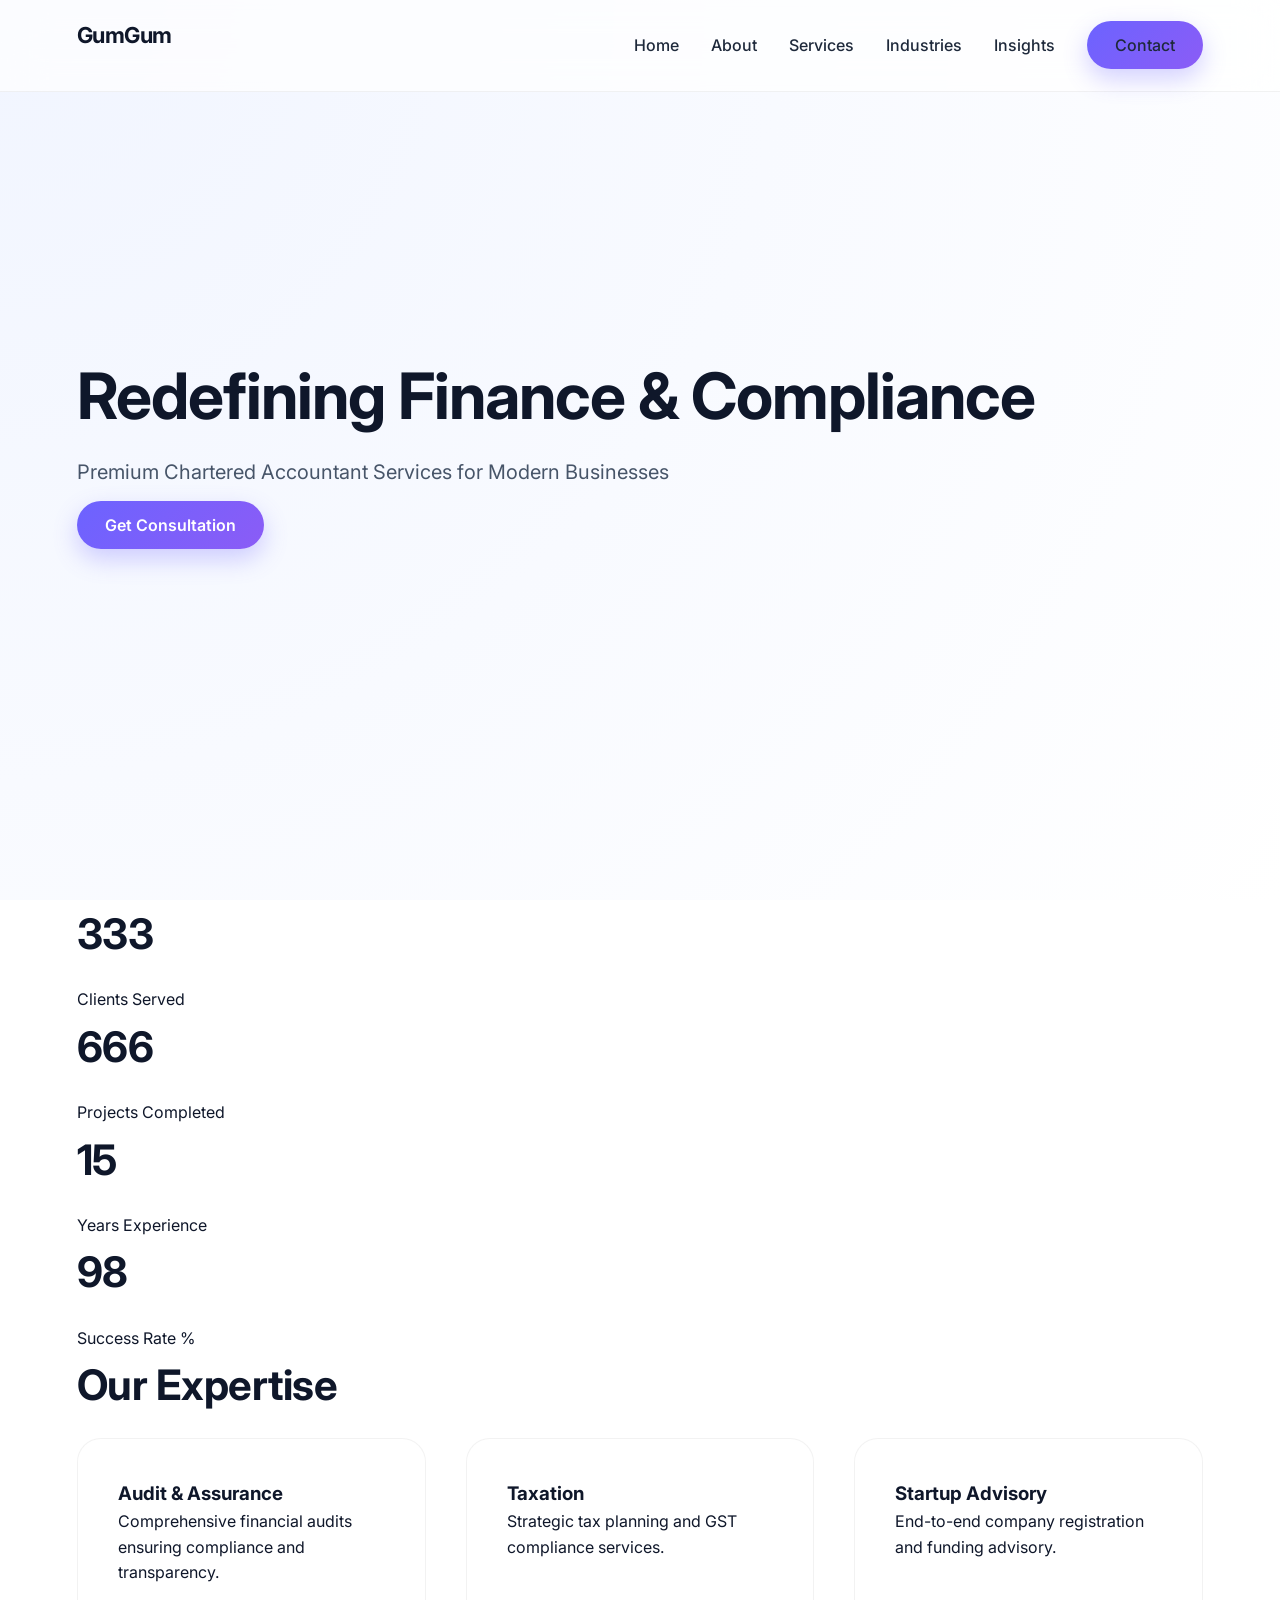
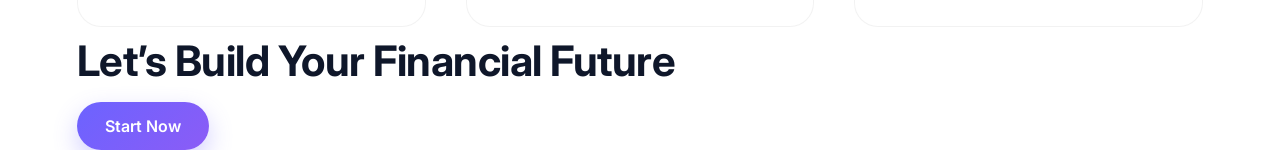
<file: index.html>
<!DOCTYPE html>
<html lang="en">
<head>
<meta charset="UTF-8">
<meta name="viewport" content="width=device-width, initial-scale=1.0">
<title>GumGum Associates | Chartered Accountants</title>

<link rel="stylesheet" href="css/style.css">
<link href="https://fonts.googleapis.com/css2?family=Inter:wght@300;400;600;700&display=swap" rel="stylesheet">

</head>

<body>

<!-- NAVBAR -->
<header class="navbar">
  <div class="container nav-flex">
    <h2 class="logo">GumGum</h2>
    <nav>
      <a href="index.html">Home</a>
      <a href="about.html">About</a>
      <a href="services.html">Services</a>
      <a href="industries.html">Industries</a>
      <a href="insights.html">Insights</a>
      <a href="contact.html" class="btn-primary">Contact</a>
    </nav>
  </div>
</header>

<!-- HERO -->
<section class="hero">
  <div class="container">
    <h1 class="fade-up">Redefining Finance & Compliance</h1>
    <p class="fade-up delay">Premium Chartered Accountant Services for Modern Businesses</p>
    <a href="contact.html" class="btn-primary fade-up delay2">Get Consultation</a>
  </div>
</section>

<!-- STATS -->
<section class="stats">
  <div class="container grid-4">
    <div class="stat">
      <h2 class="counter" data-target="500">0</h2>
      <p>Clients Served</p>
    </div>
    <div class="stat">
      <h2 class="counter" data-target="1200">0</h2>
      <p>Projects Completed</p>
    </div>
    <div class="stat">
      <h2 class="counter" data-target="15">0</h2>
      <p>Years Experience</p>
    </div>
    <div class="stat">
      <h2 class="counter" data-target="98">0</h2>
      <p>Success Rate %</p>
    </div>
  </div>
</section>

<!-- SERVICES -->
<section class="services">
  <div class="container">
    <h2>Our Expertise</h2>

    <div class="grid-3">

      <div class="card tilt">
        <h3>Audit & Assurance</h3>
        <p>Comprehensive financial audits ensuring compliance and transparency.</p>
      </div>

      <div class="card tilt">
        <h3>Taxation</h3>
        <p>Strategic tax planning and GST compliance services.</p>
      </div>

      <div class="card tilt">
        <h3>Startup Advisory</h3>
        <p>End-to-end company registration and funding advisory.</p>
      </div>

    </div>
  </div>
</section>

<!-- CTA -->
<section class="cta">
  <div class="container">
    <h2>Let’s Build Your Financial Future</h2>
    <a href="contact.html" class="btn-primary">Start Now</a>
  </div>
</section>

<script src="js/main.js"></script>

</body>
</html>
</file>
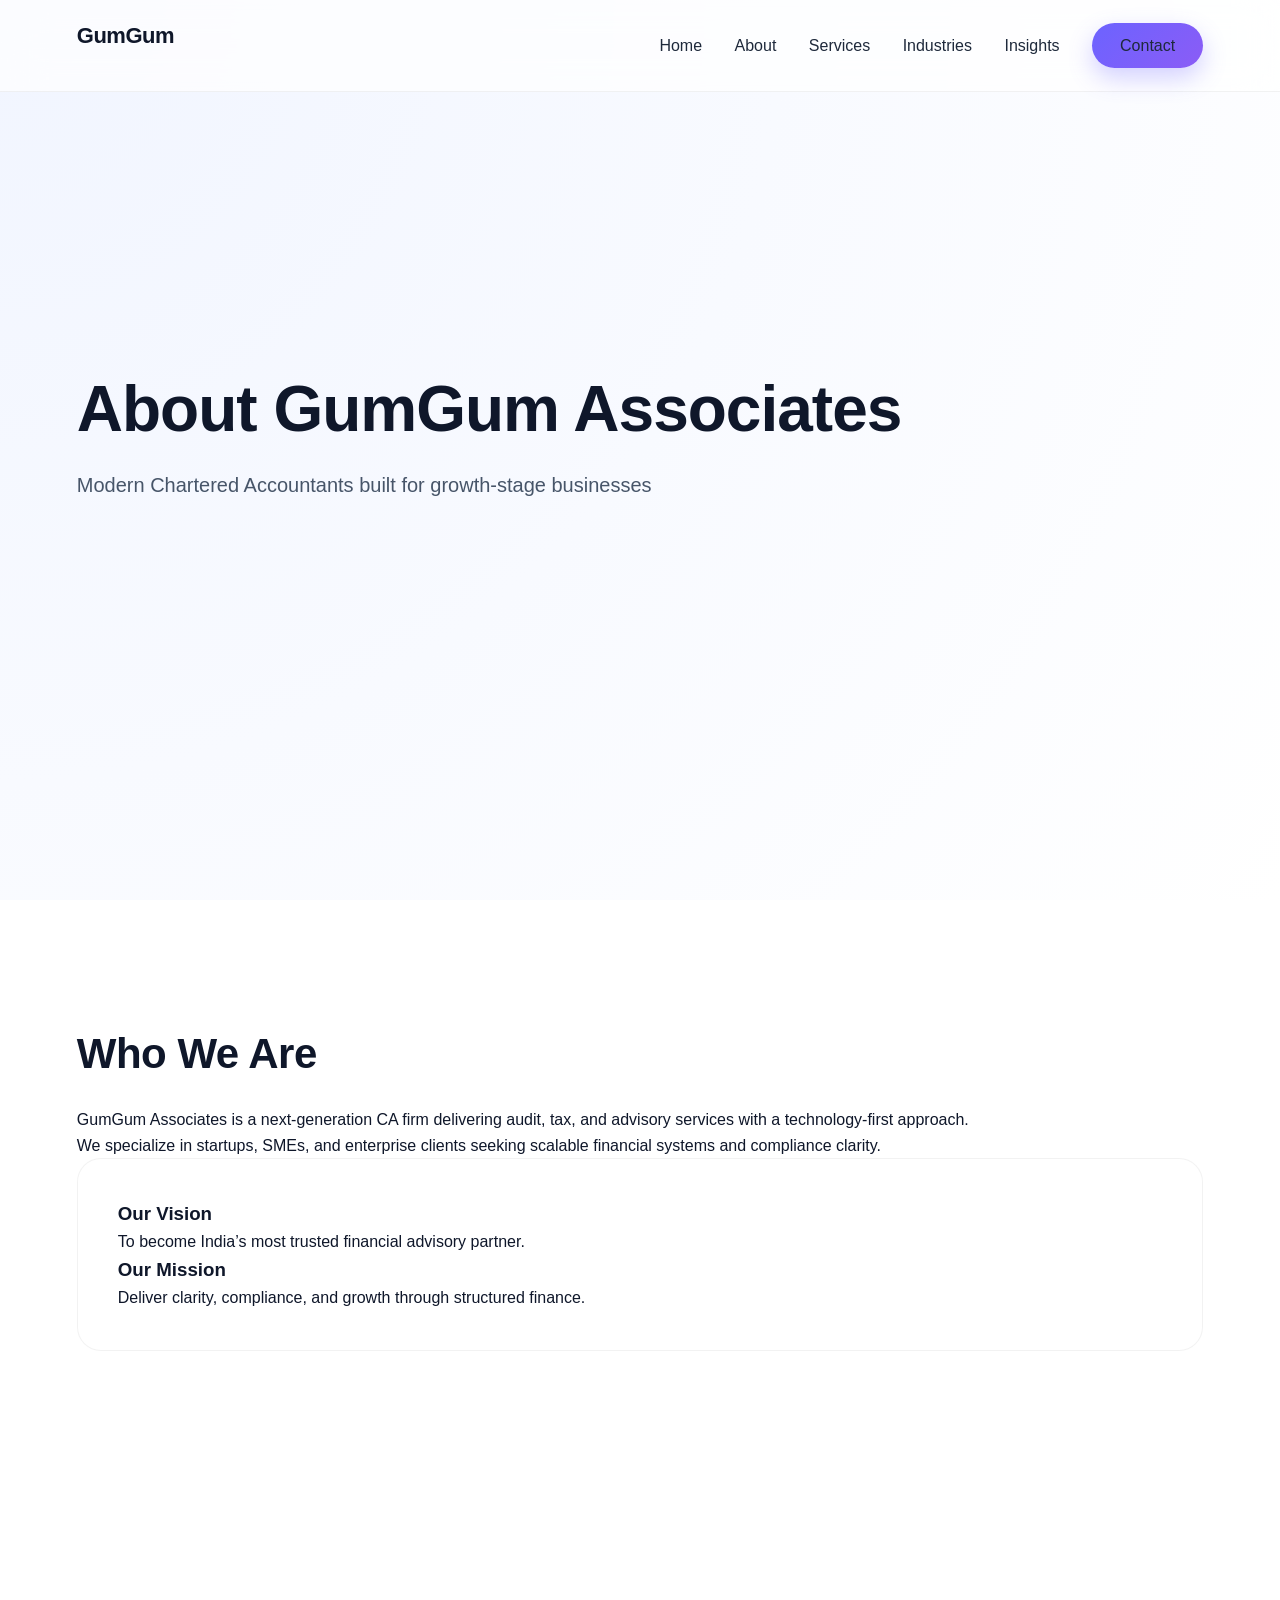
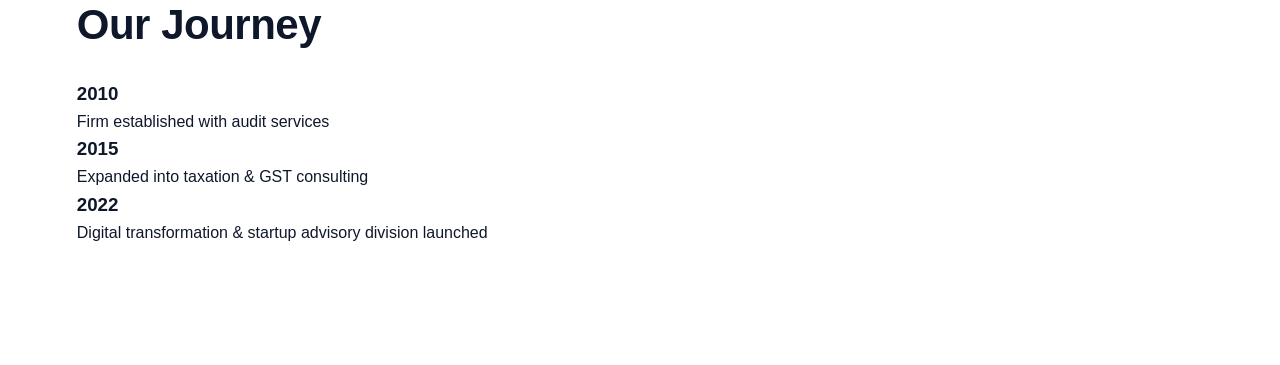
<file: about.html>
<!DOCTYPE html>
<html lang="en">
<head>
<meta charset="UTF-8">
<meta name="viewport" content="width=device-width, initial-scale=1.0">
<title>About | GumGum Associates</title>
<link rel="stylesheet" href="css/style.css">
</head>

<body>

<header class="navbar">
  <div class="container nav-flex">
    <h2 class="logo">GumGum</h2>
    <nav>
      <a href="index.html">Home</a>
      <a href="about.html">About</a>
      <a href="services.html">Services</a>
      <a href="industries.html">Industries</a>
      <a href="insights.html">Insights</a>
      <a href="contact.html" class="btn-primary">Contact</a>
    </nav>
  </div>
</header>

<section class="hero small">
  <div class="container">
    <h1>About GumGum Associates</h1>
    <p>Modern Chartered Accountants built for growth-stage businesses</p>
  </div>
</section>

<section class="section">
  <div class="container grid-2">

    <div>
      <h2>Who We Are</h2>
      <p>
        GumGum Associates is a next-generation CA firm delivering audit, tax,
        and advisory services with a technology-first approach.
      </p>

      <p>
        We specialize in startups, SMEs, and enterprise clients seeking
        scalable financial systems and compliance clarity.
      </p>
    </div>

    <div class="card">
      <h3>Our Vision</h3>
      <p>To become India’s most trusted financial advisory partner.</p>

      <h3>Our Mission</h3>
      <p>Deliver clarity, compliance, and growth through structured finance.</p>
    </div>

  </div>
</section>

<section class="section grey">
  <div class="container">
    <h2>Our Journey</h2>

    <div class="timeline">

      <div class="timeline-item">
        <h3>2010</h3>
        <p>Firm established with audit services</p>
      </div>

      <div class="timeline-item">
        <h3>2015</h3>
        <p>Expanded into taxation & GST consulting</p>
      </div>

      <div class="timeline-item">
        <h3>2022</h3>
        <p>Digital transformation & startup advisory division launched</p>
      </div>

    </div>
  </div>
</section>

</body>
</html>
</file>
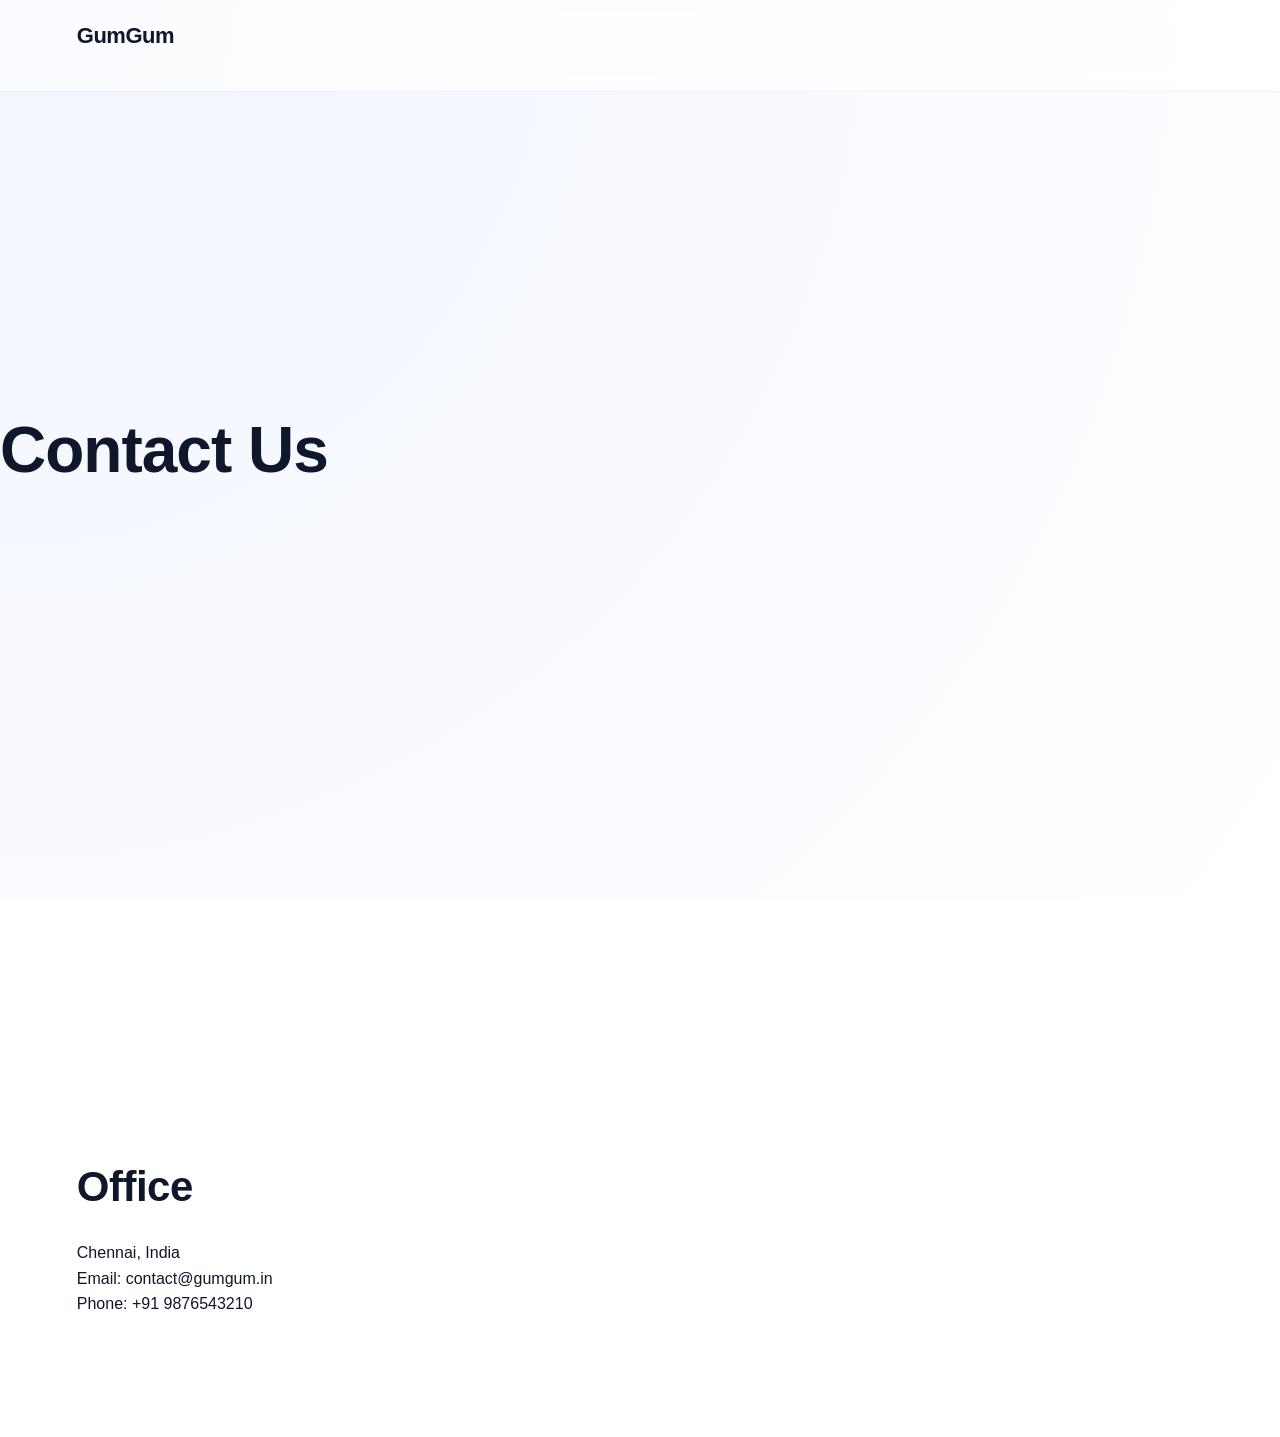
<file: contact.html>
<!DOCTYPE html>
<html lang="en">
<head>
<meta charset="UTF-8">
<title>Contact | GumGum Associates</title>
<link rel="stylesheet" href="css/style.css">
</head>

<body>

<header class="navbar">
  <div class="container nav-flex">
    <h2 class="logo">GumGum</h2>
  </div>
</header>

<section class="hero small">
  <h1>Contact Us</h1>
</section>

<section class="section">
  <div class="container grid-2">

    <form class="card">

      <input type="text" placeholder="Name" required>
      <input type="email" placeholder="Email" required>
      <input type="text" placeholder="Phone">

      <textarea placeholder="Your Requirement"></textarea>

      <button class="btn-primary">Submit</button>

    </form>

    <div>
      <h2>Office</h2>
      <p>Chennai, India</p>
      <p>Email: contact@gumgum.in</p>
      <p>Phone: +91 9876543210</p>
    </div>

  </div>
</section>

</body>
</html>
</file>
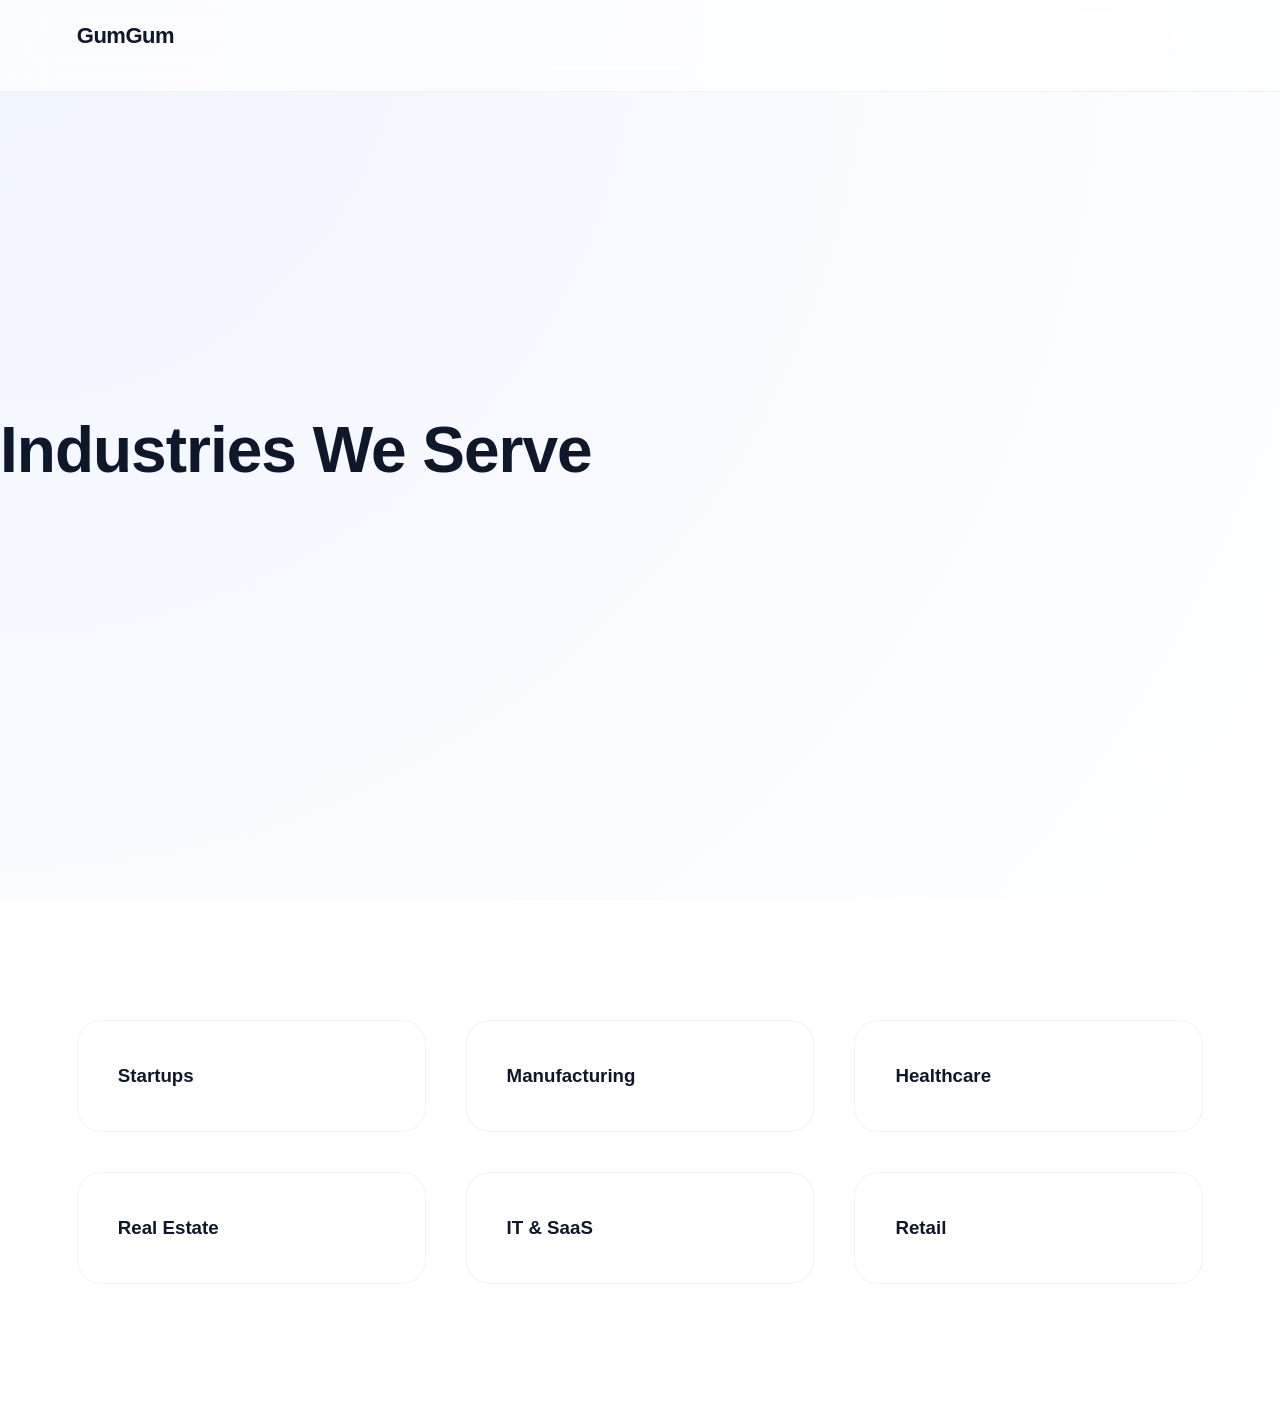
<file: industries.html>
<!DOCTYPE html>
<html lang="en">
<head>
<meta charset="UTF-8">
<title>Industries | GumGum Associates</title>
<link rel="stylesheet" href="css/style.css">
</head>

<body>

<header class="navbar">
  <div class="container nav-flex">
    <h2 class="logo">GumGum</h2>
  </div>
</header>

<section class="hero small">
  <h1>Industries We Serve</h1>
</section>

<section class="section">
  <div class="container grid-3">

    <div class="card"><h3>Startups</h3></div>
    <div class="card"><h3>Manufacturing</h3></div>
    <div class="card"><h3>Healthcare</h3></div>
    <div class="card"><h3>Real Estate</h3></div>
    <div class="card"><h3>IT & SaaS</h3></div>
    <div class="card"><h3>Retail</h3></div>

  </div>
</section>

</body>
</html>
</file>
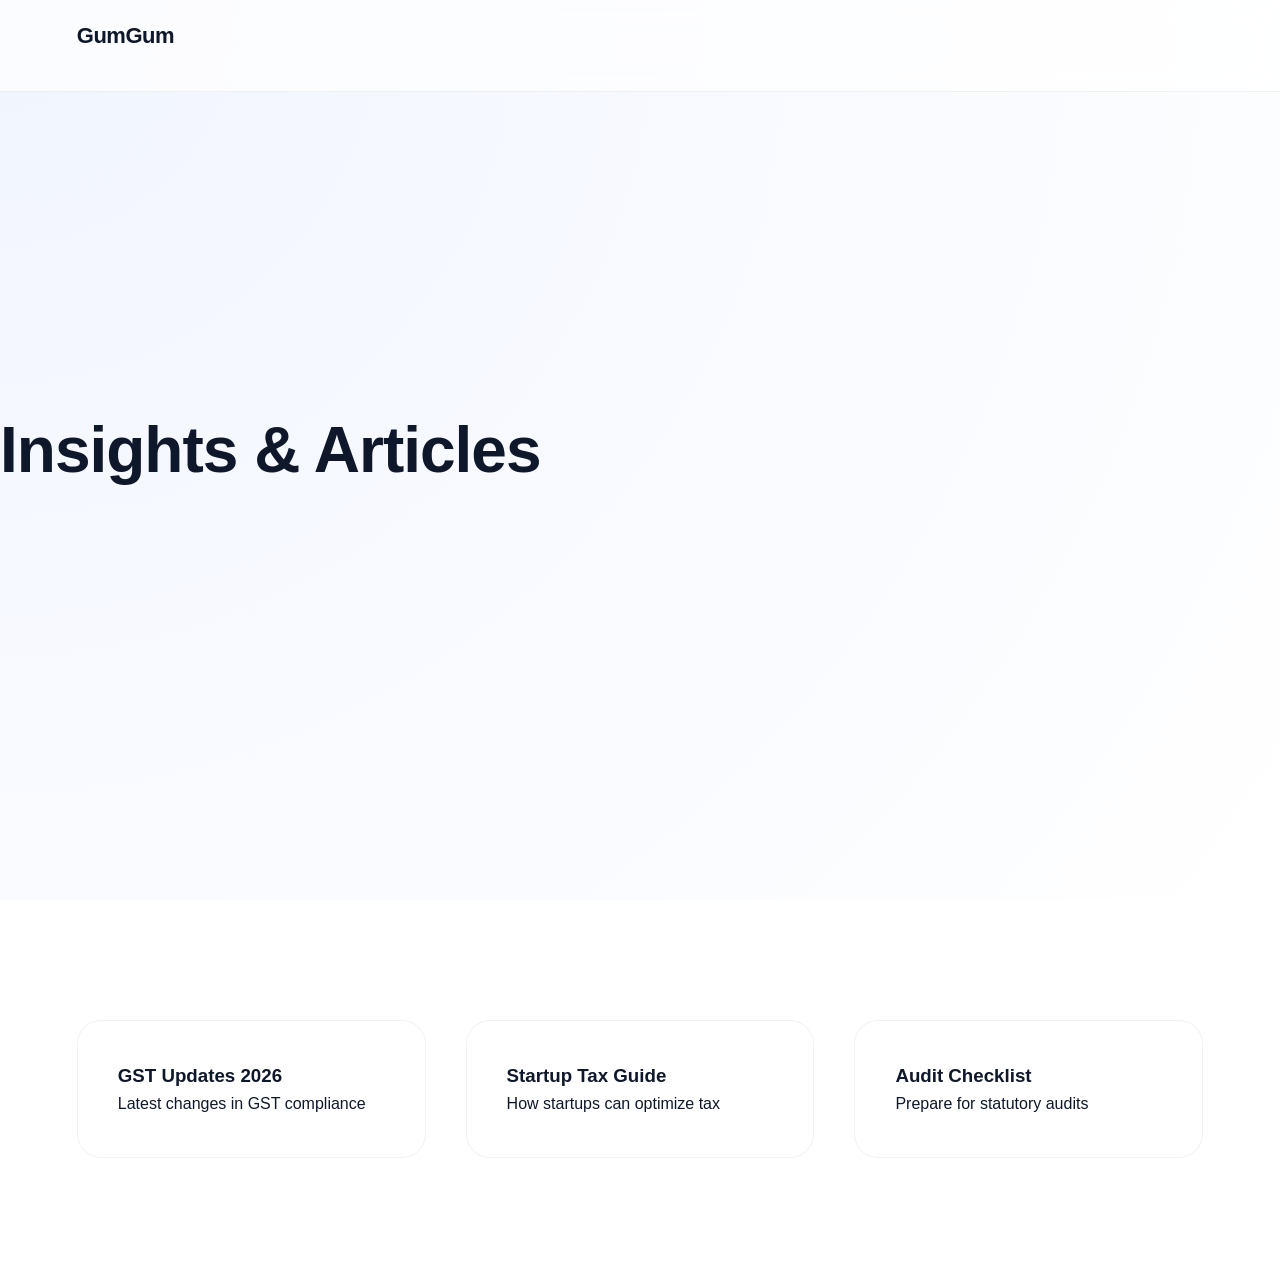
<file: insights.html>
<!DOCTYPE html>
<html lang="en">
<head>
<meta charset="UTF-8">
<title>Insights | GumGum Associates</title>
<link rel="stylesheet" href="css/style.css">
</head>

<body>

<header class="navbar">
  <div class="container nav-flex">
    <h2 class="logo">GumGum</h2>
  </div>
</header>

<section class="hero small">
  <h1>Insights & Articles</h1>
</section>

<section class="section">
  <div class="container grid-3">

    <div class="card">
      <h3>GST Updates 2026</h3>
      <p>Latest changes in GST compliance</p>
    </div>

    <div class="card">
      <h3>Startup Tax Guide</h3>
      <p>How startups can optimize tax</p>
    </div>

    <div class="card">
      <h3>Audit Checklist</h3>
      <p>Prepare for statutory audits</p>
    </div>

  </div>
</section>

</body>
</html>
</file>
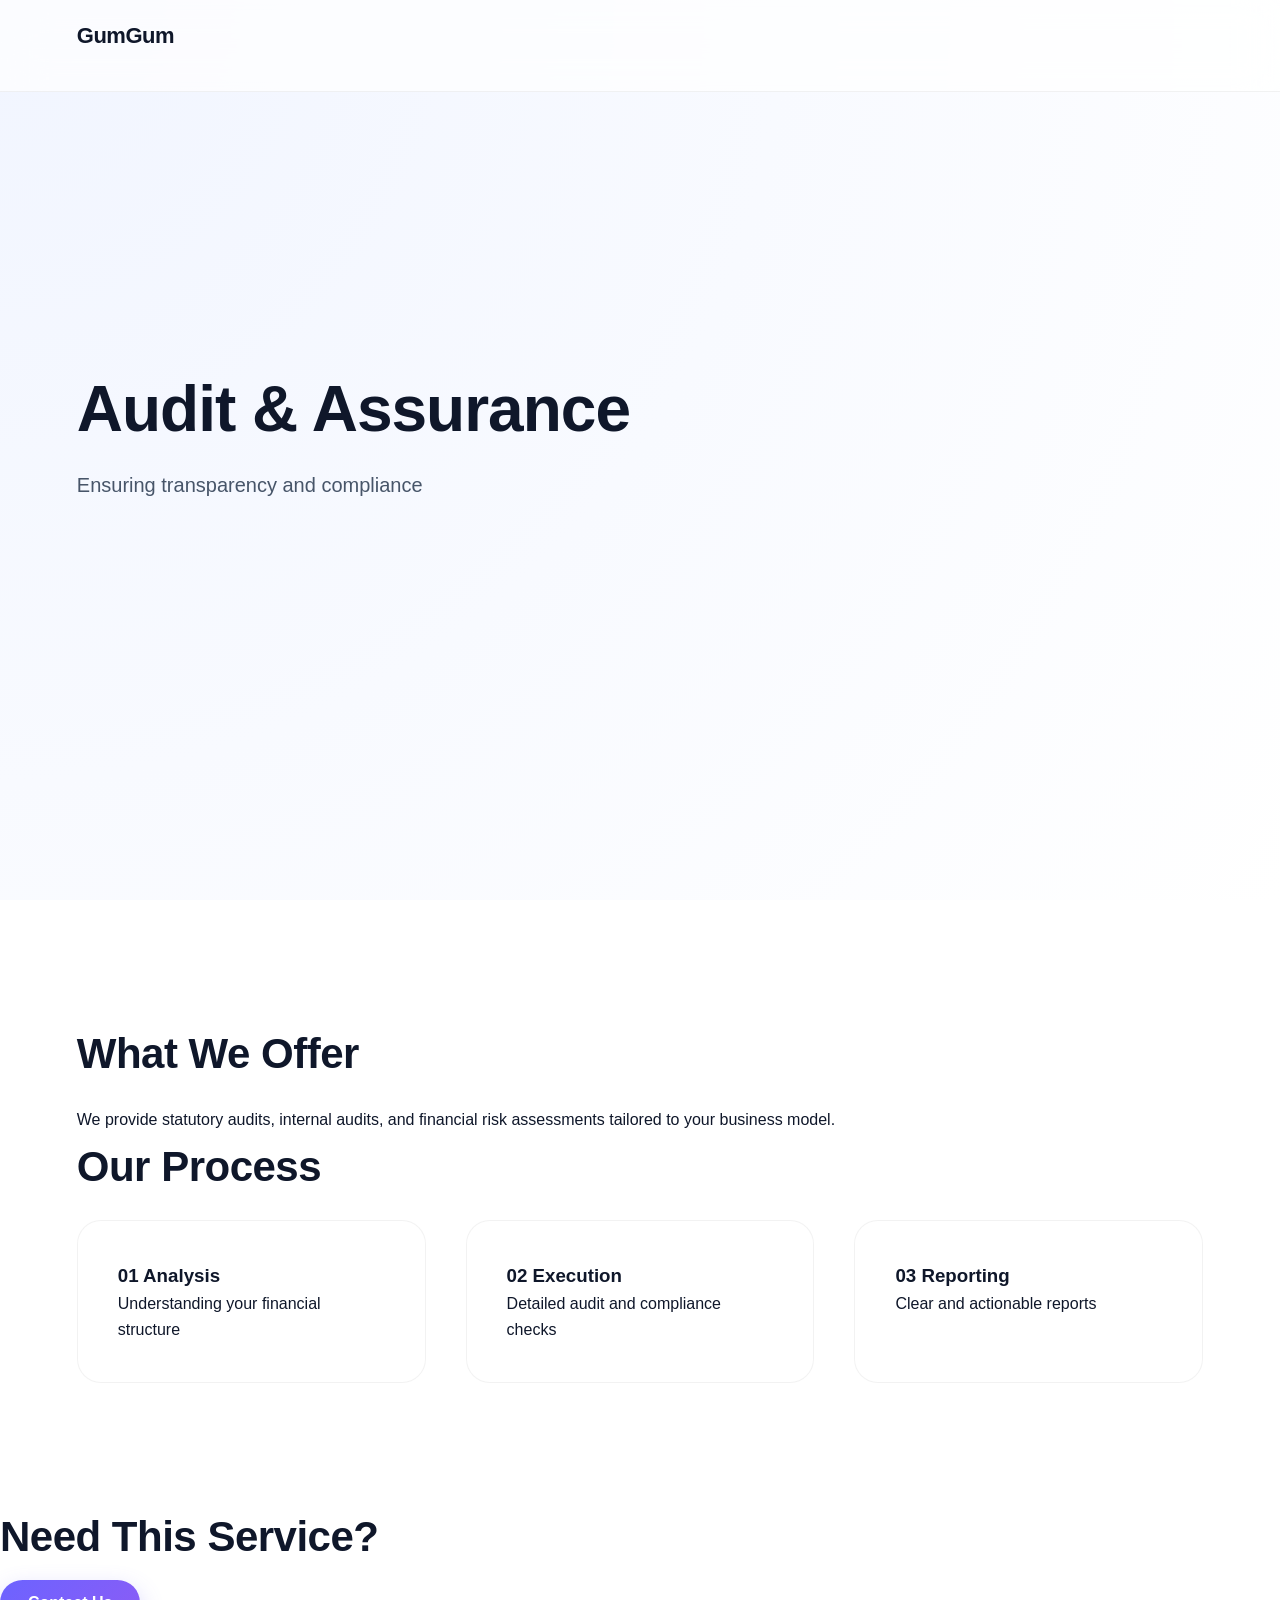
<file: service-detail.html>
<!DOCTYPE html>
<html lang="en">
<head>
<meta charset="UTF-8">
<title>Service Detail | GumGum Associates</title>
<link rel="stylesheet" href="css/style.css">
</head>

<body>

<header class="navbar">
  <div class="container nav-flex">
    <h2 class="logo">GumGum</h2>
  </div>
</header>

<section class="hero small">
  <div class="container">
    <h1>Audit & Assurance</h1>
    <p>Ensuring transparency and compliance</p>
  </div>
</section>

<section class="section">
  <div class="container">

    <h2>What We Offer</h2>
    <p>
      We provide statutory audits, internal audits, and financial
      risk assessments tailored to your business model.
    </p>

    <h2>Our Process</h2>

    <div class="grid-3">

      <div class="card">
        <h3>01 Analysis</h3>
        <p>Understanding your financial structure</p>
      </div>

      <div class="card">
        <h3>02 Execution</h3>
        <p>Detailed audit and compliance checks</p>
      </div>

      <div class="card">
        <h3>03 Reporting</h3>
        <p>Clear and actionable reports</p>
      </div>

    </div>

  </div>
</section>

<section class="cta">
  <h2>Need This Service?</h2>
  <a href="contact.html" class="btn-primary">Contact Us</a>
</section>

</body>
</html>
</file>
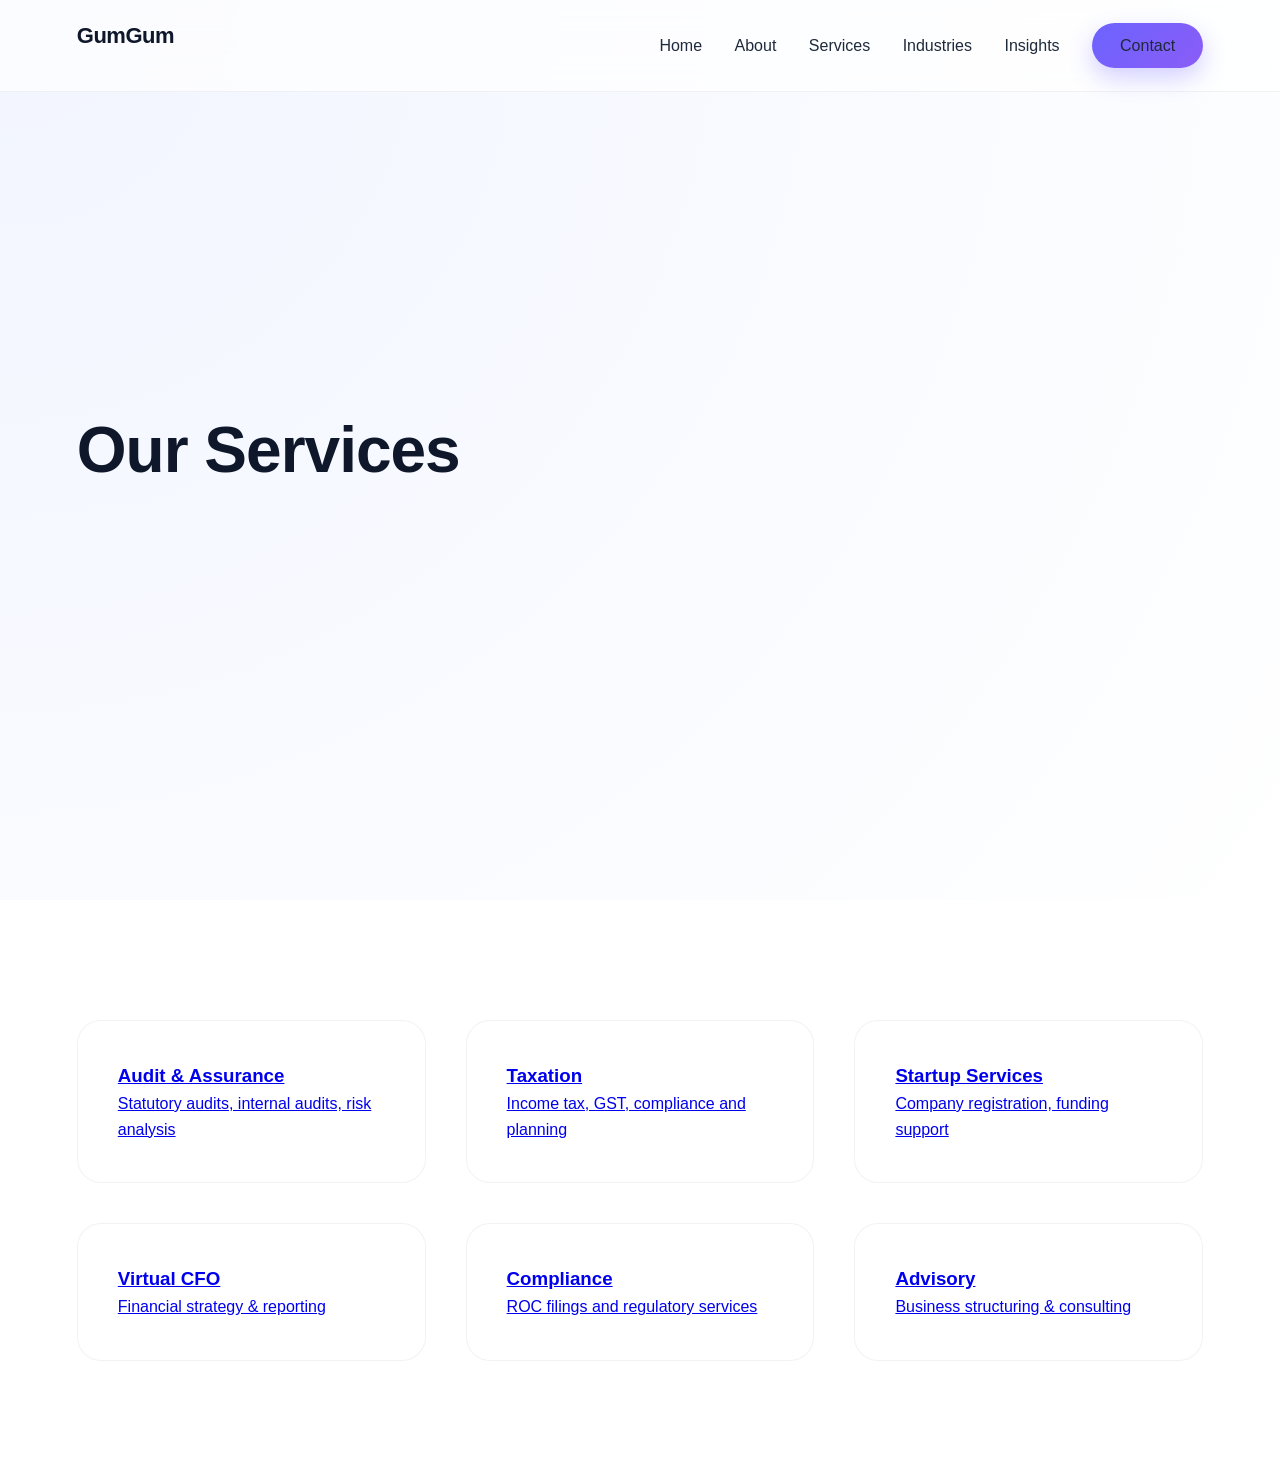
<file: services.html>
<!DOCTYPE html>
<html lang="en">
<head>
<meta charset="UTF-8">
<title>Services | GumGum Associates</title>
<link rel="stylesheet" href="css/style.css">
</head>

<body>

<header class="navbar">
  <div class="container nav-flex">
    <h2 class="logo">GumGum</h2>
    <nav>
      <a href="index.html">Home</a>
      <a href="about.html">About</a>
      <a href="services.html">Services</a>
      <a href="industries.html">Industries</a>
      <a href="insights.html">Insights</a>
      <a href="contact.html" class="btn-primary">Contact</a>
    </nav>
  </div>
</header>

<section class="hero small">
  <div class="container">
    <h1>Our Services</h1>
  </div>
</section>

<section class="section">
  <div class="container grid-3">

    <a href="service-detail.html" class="card">
      <h3>Audit & Assurance</h3>
      <p>Statutory audits, internal audits, risk analysis</p>
    </a>

    <a href="service-detail.html" class="card">
      <h3>Taxation</h3>
      <p>Income tax, GST, compliance and planning</p>
    </a>

    <a href="service-detail.html" class="card">
      <h3>Startup Services</h3>
      <p>Company registration, funding support</p>
    </a>

    <a href="service-detail.html" class="card">
      <h3>Virtual CFO</h3>
      <p>Financial strategy & reporting</p>
    </a>

    <a href="service-detail.html" class="card">
      <h3>Compliance</h3>
      <p>ROC filings and regulatory services</p>
    </a>

    <a href="service-detail.html" class="card">
      <h3>Advisory</h3>
      <p>Business structuring & consulting</p>
    </a>

  </div>
</section>

</body>
</html>
</file>
<file: css/style.css>
/* ===== GLOBAL RESET ===== */
* {
  margin: 0;
  padding: 0;
  box-sizing: border-box;
}

body {
  font-family: 'Inter', sans-serif;
  background: #ffffff;
  color: #0f172a;
  line-height: 1.6;
}

/* ===== CONTAINER ===== */
.container {
  width: 88%;
  max-width: 1280px;
  margin: auto;
}

/* ===== NAVBAR ===== */
.navbar {
  position: fixed;
  width: 100%;
  top: 0;
  backdrop-filter: blur(20px);
  background: rgba(255,255,255,0.7);
  border-bottom: 1px solid rgba(0,0,0,0.05);
  z-index: 999;
}

.nav-flex {
  display: flex;
  justify-content: space-between;
  align-items: center;
  padding: 18px 0;
}

.logo {
  font-weight: 700;
  font-size: 22px;
  letter-spacing: -0.5px;
}

.navbar a {
  margin-left: 28px;
  text-decoration: none;
  color: #1e293b;
  font-weight: 500;
  position: relative;
}

.navbar a::after {
  content: '';
  position: absolute;
  width: 0%;
  height: 2px;
  background: #6C63FF;
  left: 0;
  bottom: -5px;
  transition: 0.3s;
}

.navbar a:hover::after {
  width: 100%;
}

/* ===== HERO ===== */
.hero {
  height: 100vh;
  display: flex;
  align-items: center;
  background: radial-gradient(circle at top left, #f1f5ff, #ffffff);
}

.hero h1 {
  font-size: 64px;
  font-weight: 700;
  line-height: 1.1;
  letter-spacing: -1px;
}

.hero p {
  font-size: 20px;
  margin: 25px 0;
  color: #475569;
}

/* ===== BUTTON ===== */
.btn-primary {
  background: linear-gradient(135deg, #6C63FF, #8B5CF6);
  padding: 14px 28px;
  border-radius: 999px;
  color: #fff;
  text-decoration: none;
  font-weight: 600;
  box-shadow: 0 10px 25px rgba(108,99,255,0.3);
  transition: 0.3s;
}

.btn-primary:hover {
  transform: translateY(-3px);
}

/* ===== SECTION ===== */
.section {
  padding: 120px 0;
}

/* ===== GRID ===== */
.grid-3 {
  display: grid;
  grid-template-columns: repeat(3,1fr);
  gap: 40px;
}

/* ===== PREMIUM CARDS ===== */
.card {
  padding: 40px;
  border-radius: 24px;
  background: rgba(255,255,255,0.7);
  backdrop-filter: blur(15px);
  border: 1px solid rgba(0,0,0,0.05);
  transition: 0.4s;
}

.card:hover {
  transform: translateY(-10px) scale(1.02);
  box-shadow: 0 20px 50px rgba(0,0,0,0.08);
}

/* ===== BIG HEADINGS ===== */
h2 {
  font-size: 42px;
  margin-bottom: 20px;
  letter-spacing: -0.5px;
}

/* ===== SOFT BACKGROUND ===== */
.soft-bg {
  background: linear-gradient(to bottom, #ffffff, #f8fafc);
}

/* ===== FOOTER ===== */
.footer {
  padding: 60px 0;
  background: #0f172a;
  color: white;
}
</file>
